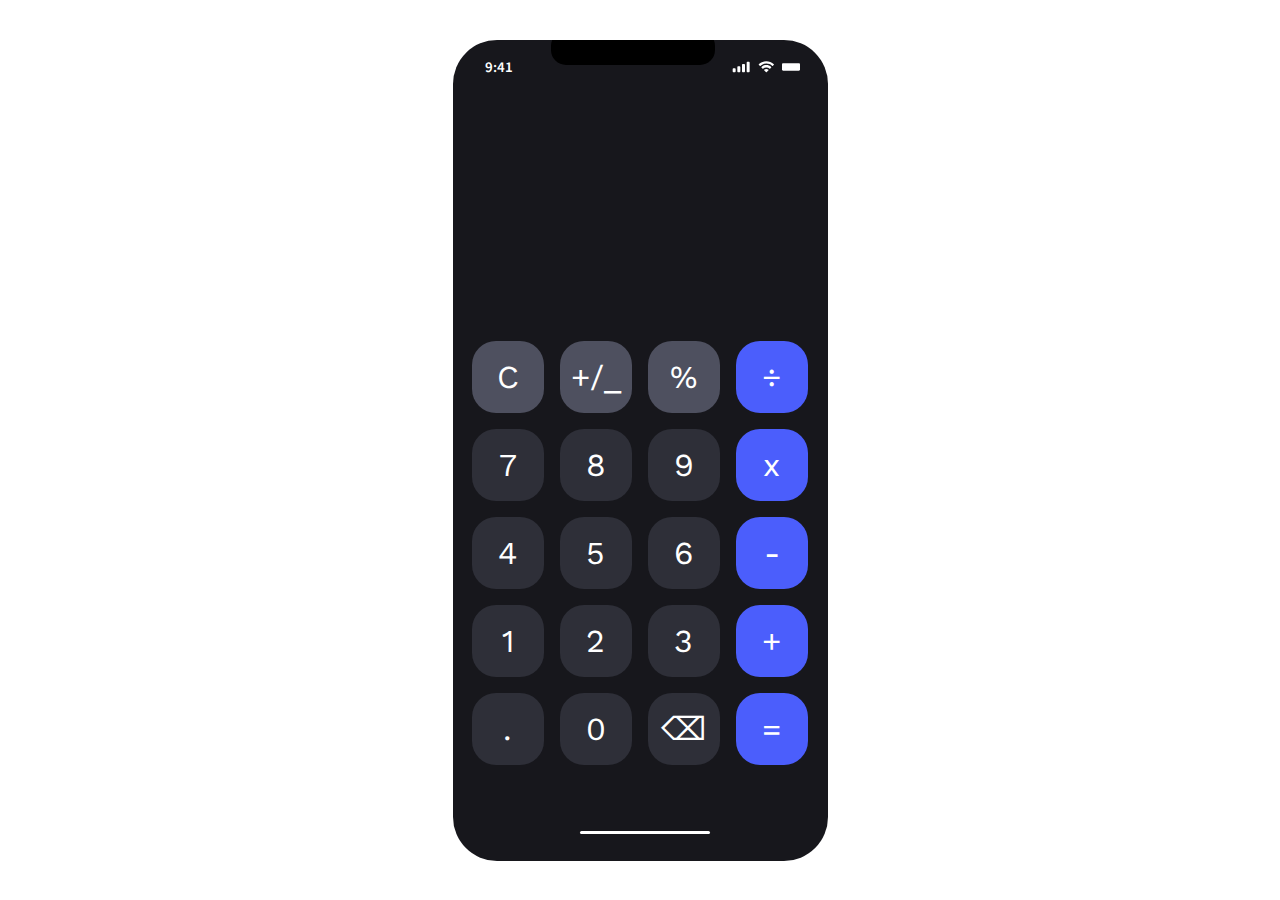
<file: index.html>
<!DOCTYPE html>
<html lang="en">

<head>
    <meta charset="UTF-8">
    <meta http-equiv="X-UA-Compatible" content="IE=edge">
    <meta name="viewport" content="width=device-width, initial-scale=1.0">
    <title>calculator__2</title>
    <link rel="stylesheet" href="./css/style.css">
</head>

<body>
    <section class="calculator">
        <div class="calculator-phone phone-calc">
            <div class="phone-calc__header header-phone">
                <div class="header-phone__time">
                    <p class="header-phone__text">9:41</p>
                </div>
                <div class="header-phone__bang"></div>
                <div class="header-phone__signal"></div>
                <div class="header-phone__wifi"></div>
                <div class="header-phone__battery"></div>
            </div>
            <div class="phone-calc__screen screen-phone">
                <div class="screen-phone__top">
                    <p id ='id' class="screen-phone__top-result"></p>
                </div>
                <div class="screen-phone__bottom">
                    <p class="screen-phone__bottom-result"></p>
                </div>
            </div>
            <div class="phone-calc__buttons buttons-phone">
                <div class="buttons-phone__wrap">
                    <div class="buttons-phone__ac btn-operation bg-gray">C</div>
                    <div class="buttons-phone__plus-minus btn-operation bg-gray">+/_</div>
                    <div class="buttons-phone__perent btn-operation bg-gray">%</div>
                    <div class="buttons-phone__division btn-operation bg-blue">÷</div>
                </div>

                <div class="buttons-phone__wrap">
                    <div class="buttons-phone__seven btn-phone">7</div>
                    <div class="buttons-phone__eight btn-phone">8</div>
                    <div class="buttons-phone__nine btn-phone">9</div>
                    <div class="buttons-phone__myltiply btn-operation bg-blue">x</div>
                </div>

                <div class="buttons-phone__wrap">
                    <div class="buttons-phone__four btn-phone">4</div>
                    <div class="buttons-phone__five btn-phone">5</div>
                    <div class="buttons-phone__six btn-phone">6</div>
                    <div class="buttons-phone__minus btn-operation bg-blue">-</div>
                </div>

                <div class="buttons-phone__wrap">
                    <div class="buttons-phone__one btn-phone">1</div>
                    <div class="buttons-phone__two btn-phone">2</div>
                    <div class="buttons-phone__three btn-phone">3</div>
                    <div class="buttons-phone__plus btn-operation bg-blue">+</div>
                </div>

                <div class="buttons-phone__wrap">
                    <div class="buttons-phone__dot btn-phone">.</div>
                    <div class="buttons-phone__zero btn-phone">0</div>
                    <div class="buttons-phone__erase btn-operation">&#9003;</div>
                    <div class="buttons-phone__equals btn-operation bg-blue">=</div>
                </div>
            </div>
            <div class="phone-calc__footer"></div>
        </div>
    </section>

    <script type="module" src="./js/calc-phone.js"></script>
</body>

</html>
</file>
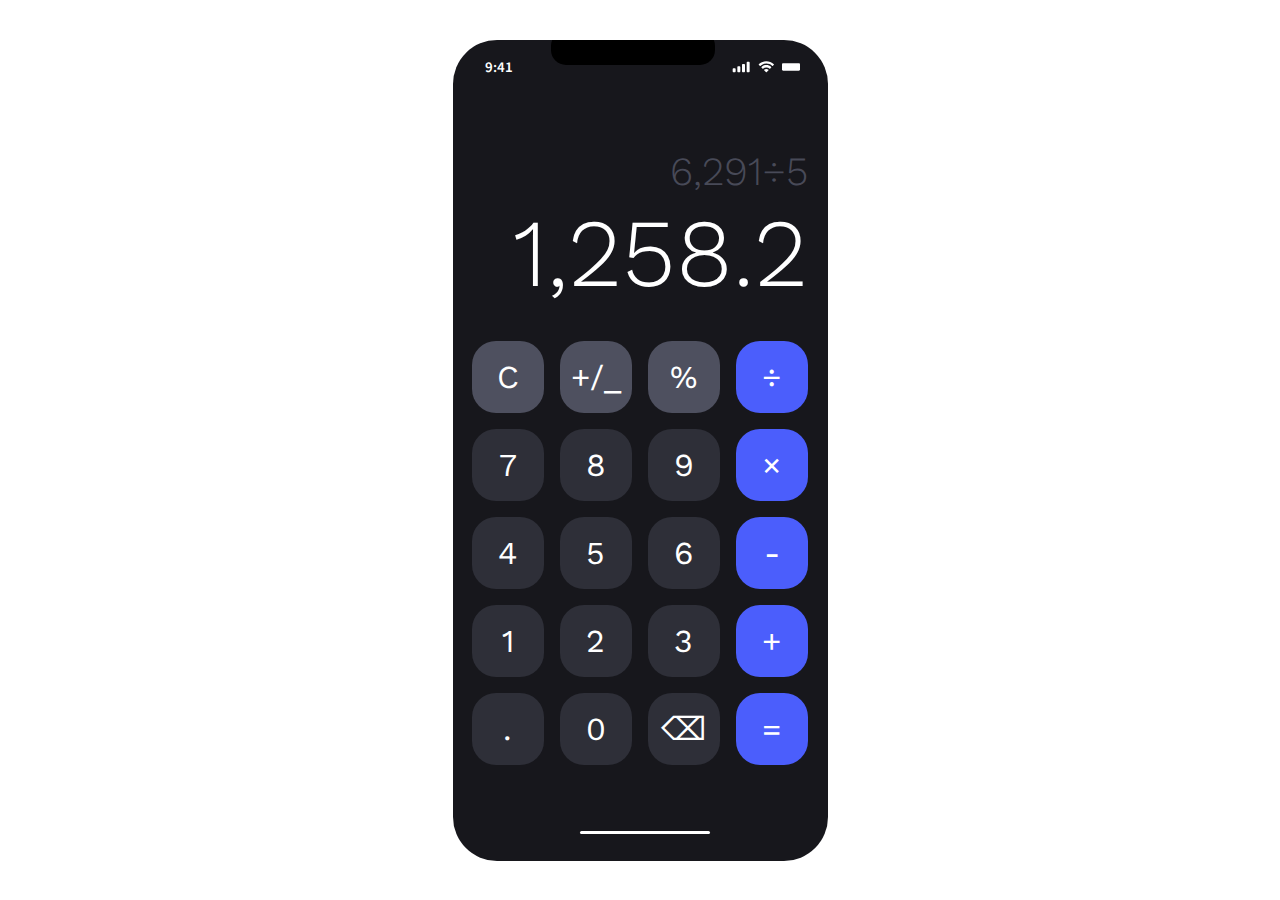
<file: src/index.html>
<!DOCTYPE html>
<html lang="en">

<head>
    <meta charset="UTF-8">
    <meta http-equiv="X-UA-Compatible" content="IE=edge">
    <meta name="viewport" content="width=device-width, initial-scale=1.0">
    <title>calculator__2</title>
    <link rel="stylesheet" href="./css/style.css">
</head>

<body>
    <section class="calculator">
        <div class="calculator-phone phone-calc">
            <div class="phone-calc__header header-phone">
                <div class="header-phone__time">
                    <p class="header-phone__text">9:41</p>
                </div>
                <div class="header-phone__bang"></div>
                <div class="header-phone__signal"></div>
                <div class="header-phone__wifi"></div>
                <div class="header-phone__battery"></div>
            </div>
            <div class="phone-calc__screen screen-phone">
                <div class="screen-phone__top">
                    <p class="screen-phone__top-result">6,291÷5</p>
                </div>
                <div class="screen-phone__bottom">
                    <p class="screen-phone__bottom-result">1,258.2</p>
                </div>
            </div>
            <div class="phone-calc__buttons buttons-phone">
                <div class="buttons-phone__wrap">
                    <div class="buttons-phone__ac btn-phone bg-gray">C</div>
                    <div class="buttons-phone__plus-minus btn-phone bg-gray">+/_</div>
                    <div class="buttons-phone__perent btn-phone bg-gray">%</div>
                    <div class="buttons-phone__division btn-phone bg-blue">÷</div>
                </div>

                <div class="buttons-phone__wrap">
                    <div class="buttons-phone__seven btn-phone">7</div>
                    <div class="buttons-phone__eight btn-phone">8</div>
                    <div class="buttons-phone__nine btn-phone">9</div>
                    <div class="buttons-phone__myltiply btn-phone bg-blue">×</div>
                </div>

                <div class="buttons-phone__wrap">
                    <div class="buttons-phone__four btn-phone">4</div>
                    <div class="buttons-phone__five btn-phone">5</div>
                    <div class="buttons-phone__six btn-phone">6</div>
                    <div class="buttons-phone__minus btn-phone bg-blue">-</div>
                </div>

                <div class="buttons-phone__wrap">
                    <div class="buttons-phone__one btn-phone">1</div>
                    <div class="buttons-phone__two btn-phone">2</div>
                    <div class="buttons-phone__three btn-phone">3</div>
                    <div class="buttons-phone__plus btn-phone bg-blue">+</div>
                </div>

                <div class="buttons-phone__wrap">
                    <div class="buttons-phone__dot btn-phone">.</div>
                    <div class="buttons-phone__zero btn-phone">0</div>
                    <div class="buttons-phone__equals btn-phone">&#9003;</div>
                    <div class="buttons-phone__equals btn-phone bg-blue">=</div>
                </div>
            </div>
            <div class="phone-calc__footer"></div>
        </div>
    </section>
</body>

</html>
</file>
<file: css/style.css>
@import url("https://fonts.googleapis.com/css2?family=Source+Sans+Pro:wght@600&display=swap");
@import url("https://fonts.googleapis.com/css2?family=Work+Sans:wght@300;400&display=swap");
*, *::after, *::before {
  margin: 0;
  padding: 0;
  box-sizing: border-box;
}

h1, h2, h3, h4, h5 {
  margin: 0;
}

ul,
li {
  margin: 0;
  padding: 0;
  list-style: none;
}

a {
  text-decoration: none;
  cursor: pointer;
}

img {
  max-width: 100%;
}

button {
  background-color: transparent;
  cursor: pointer;
  border: none;
}

.calculator {
  height: 100vh;
  display: flex;
  align-items: center;
  justify-content: center;
}

.calculator .phone-calc {
  width: 375px;
  height: 821px;
  border-radius: 44px;
  overflow: hidden;
  background-color: #17171c;
}

.calculator .phone-calc .header-phone {
  display: flex;
  flex-direction: row;
  margin-bottom: 70px;
}

.calculator .phone-calc .header-phone__time {
  width: 54px;
  height: 20px;
  text-align: center;
  margin: 18px 0 0 19px;
}

.calculator .phone-calc .header-phone__text {
  font-family: "Source Sans Pro", sans-serif;
  font-size: 15px;
  font-weight: 600;
  line-height: 20px;
  color: #fff;
}

.calculator .phone-calc .header-phone__bang {
  position: relative;
}

.calculator .phone-calc .header-phone__bang::after {
  content: "";
  top: -9px;
  left: 25px;
  position: absolute;
  width: 164px;
  height: 34px;
  border-radius: 15px;
  background-color: #000000;
}

.calculator .phone-calc .header-phone__signal {
  position: relative;
}

.calculator .phone-calc .header-phone__signal::after {
  content: "";
  position: absolute;
  top: 20px;
  left: 205px;
  width: 20px;
  height: 15px;
  background-image: url(../img/mobile-signal.svg);
  background-repeat: no-repeat;
  background-position: center;
}

.calculator .phone-calc .header-phone__wifi {
  position: relative;
}

.calculator .phone-calc .header-phone__wifi::after {
  content: "";
  position: absolute;
  top: 20px;
  left: 230px;
  width: 20px;
  height: 15px;
  background-image: url(../img/Wifi.svg);
  background-repeat: no-repeat;
  background-position: center;
}

.calculator .phone-calc .header-phone__battery {
  position: relative;
}

.calculator .phone-calc .header-phone__battery::after {
  content: "";
  position: absolute;
  top: 20px;
  left: 255px;
  width: 20px;
  height: 15px;
  background-image: url(../img/Rectangle.svg);
  background-repeat: no-repeat;
  background-position: center;
}

.calculator .phone-calc .screen-phone {
  display: flex;
  flex-direction: column;
  align-items: center;
}

.calculator .phone-calc .screen-phone__top {
  width: 335px;
  height: 47px;
  margin-bottom: 10px;
  text-align: right;
  font-family: "Work Sans", sans-serif;
  font-weight: 300;
  font-size: 40px;
  line-height: 47px;
  opacity: 0.9;
  color: #4e505f;
}

.calculator .phone-calc .screen-phone__bottom {
  width: 335px;
  height: 96px;
  display: flex;
  align-items: center;
  justify-content: right;
  font-family: "Work Sans", sans-serif;
  font-weight: 300;
  font-size: 96px;
  line-height: 96px;
  color: #ffffff;
}

.calculator .phone-calc .buttons-phone {
  margin-top: 40px;
  margin-left: 19px;
}

.calculator .phone-calc .buttons-phone__wrap {
  display: flex;
  width: 100%;
}

.calculator .phone-calc .buttons-phone .btn-operation,
.calculator .phone-calc .buttons-phone .btn-phone {
  width: 72px;
  height: 72px;
  margin: 0 16px 16px 0;
  line-height: 72px;
  border-radius: 24px;
  text-align: center;
  font-family: "Work Sans", sans-serif;
  font-weight: 400;
  font-size: 32px;
  cursor: pointer;
  user-select: none;
  transition-duration: .4s;
  color: #fff;
  background-color: #2e2f38;
}

.calculator .phone-calc .buttons-phone .btn-operation:hover,
.calculator .phone-calc .buttons-phone .btn-phone:hover {
  background-color: #c86e00;
}

.calculator .phone-calc .buttons-phone .btn-operation:active,
.calculator .phone-calc .buttons-phone .btn-phone:active {
  background-color: #2e2f38;
}

.calculator .phone-calc .buttons-phone .bg-gray {
  background-color: #4E505F;
}

.calculator .phone-calc .buttons-phone .bg-blue {
  background-color: #4B5EFC;
}

.calculator .phone-calc__footer {
  position: relative;
}

.calculator .phone-calc__footer::after {
  content: "";
  top: 50px;
  left: 127px;
  position: absolute;
  width: 130px;
  height: 3px;
  border-radius: 5px;
  background-color: #fff;
}
/*# sourceMappingURL=style.css.map */
</file>
<file: src/css/style.css>
@import url("https://fonts.googleapis.com/css2?family=Source+Sans+Pro:wght@600&display=swap");
@import url("https://fonts.googleapis.com/css2?family=Work+Sans:wght@300;400&display=swap");
*, *::after, *::before {
  margin: 0;
  padding: 0;
  box-sizing: border-box;
}

h1, h2, h3, h4, h5 {
  margin: 0;
}

ul,
li {
  margin: 0;
  padding: 0;
  list-style: none;
}

a {
  text-decoration: none;
  cursor: pointer;
}

img {
  max-width: 100%;
}

button {
  background-color: transparent;
  cursor: pointer;
  border: none;
}

.calculator {
  height: 100vh;
  display: flex;
  align-items: center;
  justify-content: center;
}

.calculator .phone-calc {
  width: 375px;
  height: 821px;
  border-radius: 44px;
  overflow: hidden;
  background-color: #17171c;
}

.calculator .phone-calc .header-phone {
  display: flex;
  flex-direction: row;
  margin-bottom: 70px;
}

.calculator .phone-calc .header-phone__time {
  width: 54px;
  height: 20px;
  text-align: center;
  margin: 18px 0 0 19px;
}

.calculator .phone-calc .header-phone__text {
  font-family: "Source Sans Pro", sans-serif;
  font-size: 15px;
  font-weight: 600;
  line-height: 20px;
  color: #fff;
}

.calculator .phone-calc .header-phone__bang {
  position: relative;
}

.calculator .phone-calc .header-phone__bang::after {
  content: "";
  top: -9px;
  left: 25px;
  position: absolute;
  width: 164px;
  height: 34px;
  border-radius: 15px;
  background-color: #000000;
}

.calculator .phone-calc .header-phone__signal {
  position: relative;
}

.calculator .phone-calc .header-phone__signal::after {
  content: "";
  position: absolute;
  top: 20px;
  left: 205px;
  width: 20px;
  height: 15px;
  background-image: url(../img/mobile-signal.svg);
  background-repeat: no-repeat;
  background-position: center;
}

.calculator .phone-calc .header-phone__wifi {
  position: relative;
}

.calculator .phone-calc .header-phone__wifi::after {
  content: "";
  position: absolute;
  top: 20px;
  left: 230px;
  width: 20px;
  height: 15px;
  background-image: url(../img/Wifi.svg);
  background-repeat: no-repeat;
  background-position: center;
}

.calculator .phone-calc .header-phone__battery {
  position: relative;
}

.calculator .phone-calc .header-phone__battery::after {
  content: "";
  position: absolute;
  top: 20px;
  left: 255px;
  width: 20px;
  height: 15px;
  background-image: url(../img/Rectangle.svg);
  background-repeat: no-repeat;
  background-position: center;
}

.calculator .phone-calc .screen-phone {
  display: flex;
  flex-direction: column;
  align-items: center;
}

.calculator .phone-calc .screen-phone__top {
  width: 335px;
  height: 47px;
  margin-bottom: 10px;
  text-align: right;
  font-family: "Work Sans", sans-serif;
  font-weight: 300;
  font-size: 40px;
  line-height: 47px;
  opacity: 0.9;
  color: #4e505f;
}

.calculator .phone-calc .screen-phone__bottom {
  width: 335px;
  height: 96px;
  display: flex;
  align-items: center;
  justify-content: right;
  font-family: "Work Sans", sans-serif;
  font-weight: 300;
  font-size: 96px;
  line-height: 96px;
  color: #ffffff;
}

.calculator .phone-calc .buttons-phone {
  margin-top: 40px;
  margin-left: 19px;
}

.calculator .phone-calc .buttons-phone__wrap {
  display: flex;
  width: 100%;
}

.calculator .phone-calc .buttons-phone .btn-operation,
.calculator .phone-calc .buttons-phone .btn-phone {
  width: 72px;
  height: 72px;
  margin: 0 16px 16px 0;
  line-height: 72px;
  border-radius: 24px;
  text-align: center;
  font-family: "Work Sans", sans-serif;
  font-weight: 400;
  font-size: 32px;
  cursor: pointer;
  user-select: none;
  transition-duration: .4s;
  color: #fff;
  background-color: #2e2f38;
}

.calculator .phone-calc .buttons-phone .btn-operation:hover,
.calculator .phone-calc .buttons-phone .btn-phone:hover {
  background-color: #c86e00;
}

.calculator .phone-calc .buttons-phone .btn-operation:active,
.calculator .phone-calc .buttons-phone .btn-phone:active {
  background-color: #2e2f38;
}

.calculator .phone-calc .buttons-phone .bg-gray {
  background-color: #4E505F;
}

.calculator .phone-calc .buttons-phone .bg-blue {
  background-color: #4B5EFC;
}

.calculator .phone-calc__footer {
  position: relative;
}

.calculator .phone-calc__footer::after {
  content: "";
  top: 50px;
  left: 127px;
  position: absolute;
  width: 130px;
  height: 3px;
  border-radius: 5px;
  background-color: #fff;
}
/*# sourceMappingURL=style.css.map */
</file>
